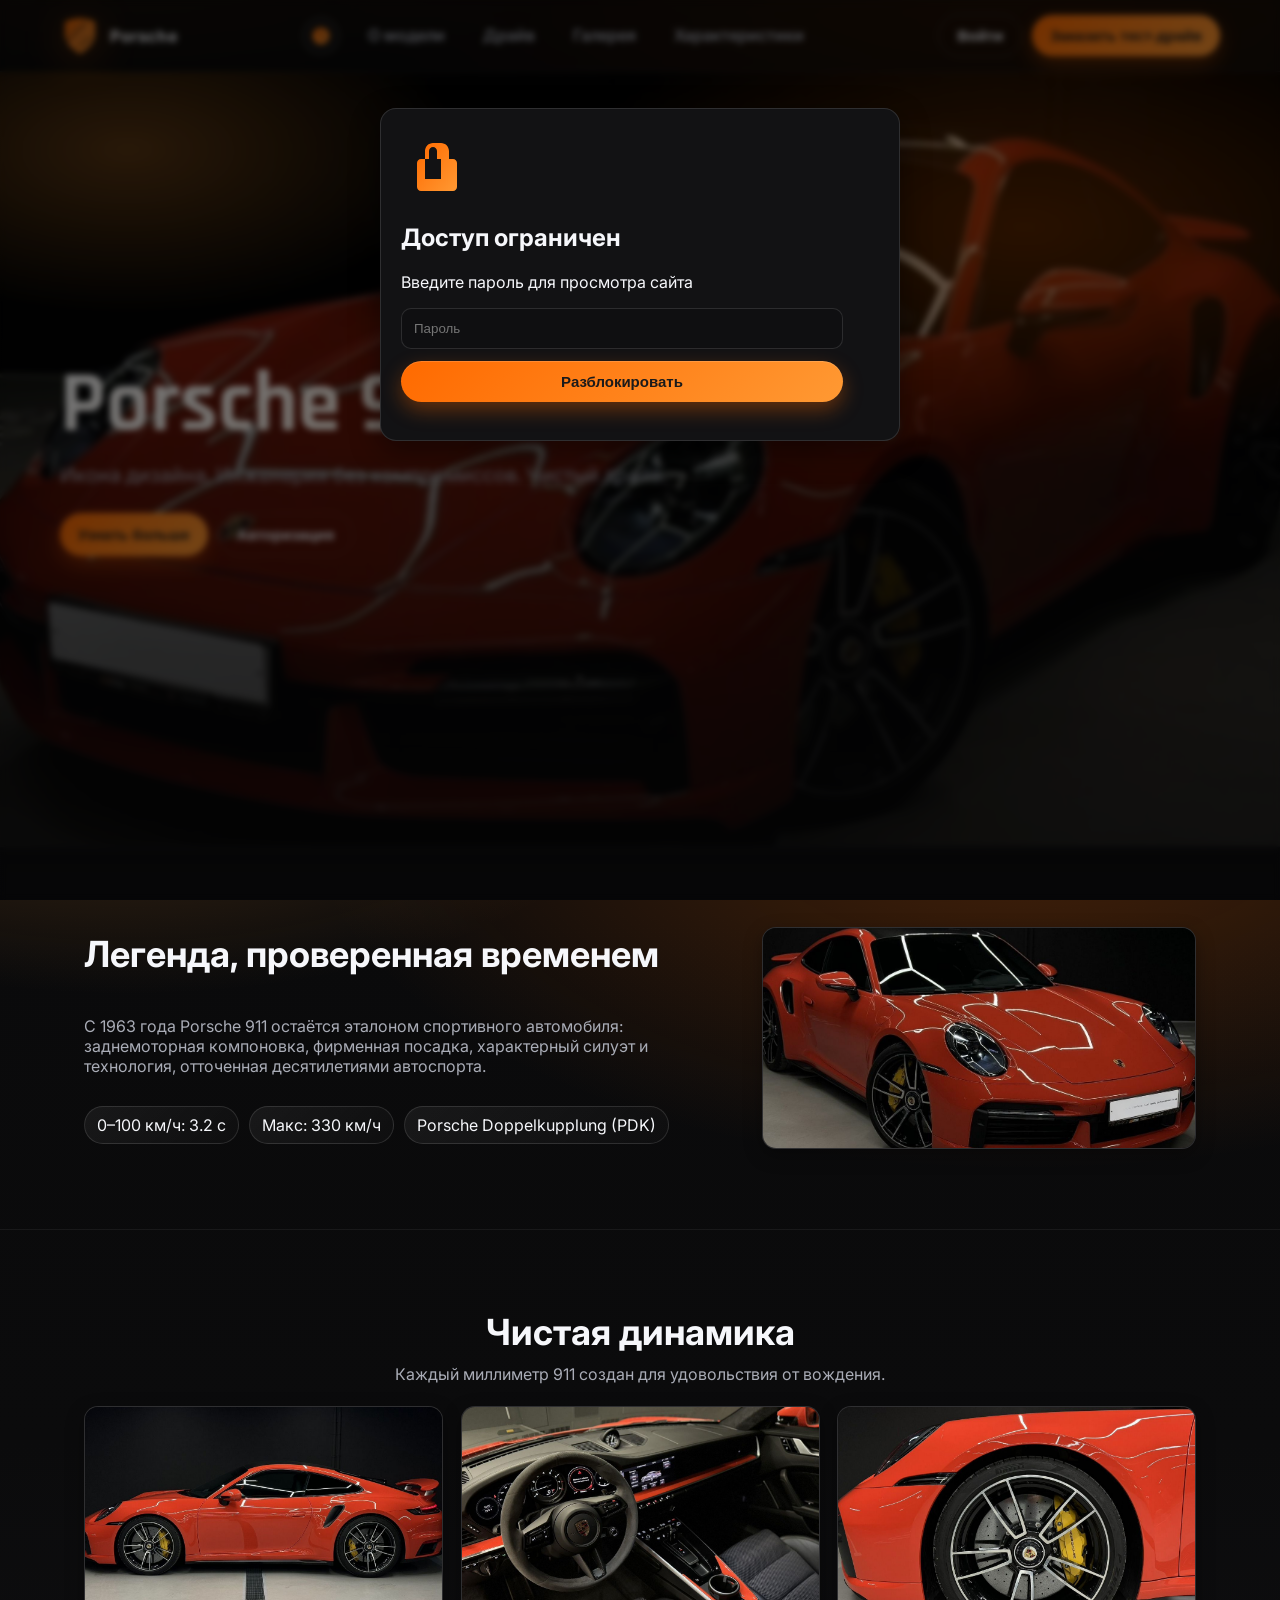
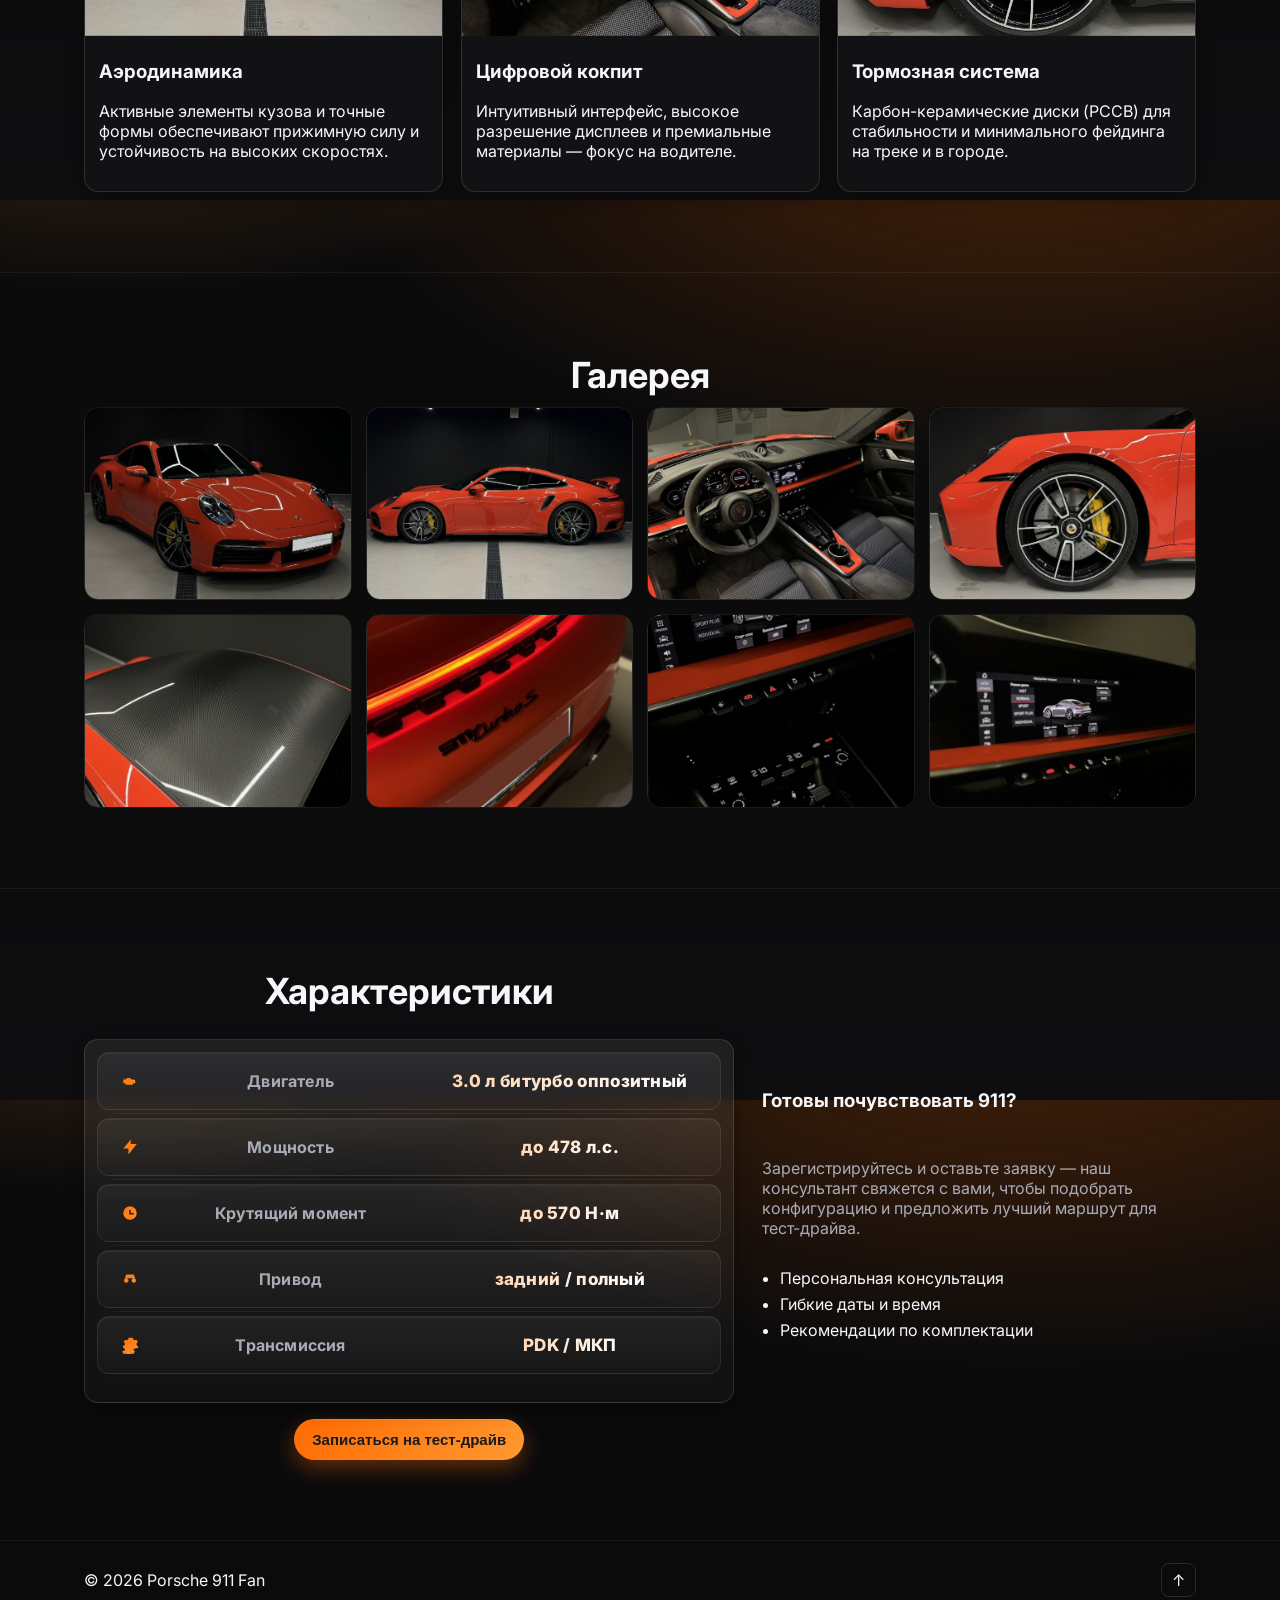
<file: html+css+js/index.html>
<!DOCTYPE html>
<html lang="ru">
<head>
  <meta charset="UTF-8" />
  <meta name="viewport" content="width=device-width, initial-scale=1" />
  <title>Porsche 911 — Легенда скорости</title>
  <meta name="description" content="Современный сайт про Porsche 911: история, дизайн, характеристики. Плавные анимации, параллакс, оранжевая палитра. Авторизация и регистрация." />
  <link rel="icon" href="img/icon.png" type="image/png" sizes="any" />
  <link rel="apple-touch-icon" href="img/icon.png" />
  <meta name="theme-color" content="#ff6a00" />
  <link rel="preconnect" href="https://fonts.googleapis.com">
  <link rel="preconnect" href="https://fonts.gstatic.com" crossorigin>
  <link href="https://fonts.googleapis.com/css2?family=Inter:wght@300;400;500;600;700;800&family=Rajdhani:wght@500;600;700&display=swap" rel="stylesheet">
  <link rel="stylesheet" href="styles.css" />

</head>
<body>
  <header class="nav" id="top">
    <div class="container nav__inner">
      <a href="#top" class="logo" aria-label="Porsche 911 — на главную">
        <svg class="logo__emblem" width="40" height="40" viewBox="0 0 64 64" aria-hidden="true">
          <defs>
            <linearGradient id="emg" x1="0" x2="1" y1="0" y2="1">
              <stop offset="0%" stop-color="#ff6a00"/>
              <stop offset="100%" stop-color="#ff9933"/>
            </linearGradient>
            <linearGradient id="glr" x1="0" x2="1" y1="0" y2="0">
              <stop offset="0%" stop-color="#ffffff00"/>
              <stop offset="50%" stop-color="#ffffff"/>
              <stop offset="100%" stop-color="#ffffff00"/>
            </linearGradient>
          </defs>
          <path d="M32 4c7.6 0 19.5 2.6 24 6v18c0 13.3-10.3 24.6-24 32-13.7-7.4-24-18.7-24-32V10c4.5-3.4 16.4-6 24-6z" fill="url(#emg)"/>
          <path d="M10 13.5c5.1-2.8 14.7-5 22-5s16.9 2.2 22 5v13.8c0 10.9-8.4 20.5-22 28-13.6-7.5-22-17.1-22-28V13.5z" fill="#0f0f11" opacity=".18"/>
          <path d="M8 44L42 10" stroke="#1a1a1b" stroke-opacity=".35" stroke-width="6"/>
          <path d="M14 50L48 16" stroke="#fff" stroke-opacity=".16" stroke-width="2"/>
          <path d="M40 36h10m-14 6h10m-18 6h10" stroke="#111" stroke-opacity=".35" stroke-width="4" stroke-linecap="round"/>
          <g class="glare-rot">
            <path d="M-24 32H88" stroke="url(#glr)" stroke-width="10" stroke-linecap="round" opacity=".55"/>
          </g>
        </svg>
        <span class="logo__text">Porsche</span>
      </a>

      <nav class="nav__menu" aria-label="Основная навигация">
        <a class="nav__icon" href="history.html" title="История 911" aria-label="История Porsche 911"></a>
        <a class="nav__link" href="#about">О модели</a>
        <a class="nav__link" href="#features">Драйв</a>
        <a class="nav__link" href="#gallery">Галерея</a>
        <a class="nav__link" href="#specs">Характеристики</a>
      </nav>

      <div class="nav__actions">
        <button class="btn btn--ghost" id="openAuth">Войти</button>
        <button class="btn btn--primary" data-scroll="#specs">Заказать тест-драйв</button>

        <div class="user" id="userMenu" hidden>
          <button class="user__chip" id="userChip" aria-haspopup="menu" aria-expanded="false">
            <span id="userInitials">U</span>
          </button>
          <div class="user__menu" role="menu" aria-label="Меню пользователя">
            <div class="user__name" id="userName">Пользователь</div>
            <button class="user__action" id="logoutBtn" role="menuitem">Выйти</button>
          </div>
        </div>
      </div>
    </div>
  </header>

  <section class="hero" aria-label="Героический экран">
    <div class="hero__bg" aria-hidden="true">
      <img src="img/hero.jpg" alt="Porsche 911" class="hero__image" id="heroParallax" />
      <div class="hero__gradient" aria-hidden="true"></div>
    </div>
    <div class="container hero__content">
      <h1 class="hero__title reveal">Porsche 911</h1>
      <p class="hero__subtitle reveal delay-1">Икона дизайна. Инженерия без компромиссов. Чистый драйв.</p>
      <div class="hero__cta reveal delay-2">
        <button class="btn btn--primary" data-scroll="#features">Узнать больше</button>
        <button class="btn btn--ghost" id="openAuthHero">Авторизация</button>
      </div>
    </div>
  </section>

  <section class="section section--about" id="about">
    <div class="container grid-2">
      <div class="stack reveal">
        <h2 class="section__title">Легенда, проверенная временем</h2>
        <p class="muted">С 1963 года Porsche 911 остаётся эталоном спортивного автомобиля: заднемоторная компоновка, фирменная посадка, характерный силуэт и технология, отточенная десятилетиями автоспорта.</p>
        <div class="badges">
          <span class="badge">0–100 км/ч: 3.2 с</span>
          <span class="badge">Макс: 330 км/ч</span>
          <span class="badge">Porsche Doppelkupplung (PDK)</span>
        </div>
      </div>
      <div class="card media reveal delay-1">
        <img src="img/p1.jpg" alt="Интерьер Porsche 911" />
      </div>
    </div>
  </section>

  <section class="section section--features" id="features">
    <div class="container">
      <h2 class="section__title center reveal">Чистая динамика</h2>
      <p class="section__subtitle center muted reveal delay-1">Каждый миллиметр 911 создан для удовольствия от вождения.</p>

      <div class="cards">
        <article class="card reveal">
          <img src="img/p2.jpg" alt="Аэродинамика Porsche 911" />
          <div class="card__body">
            <h3>Аэродинамика</h3>
            <p>Активные элементы кузова и точные формы обеспечивают прижимную силу и устойчивость на высоких скоростях.</p>
          </div>
        </article>
        <article class="card reveal delay-1">
          <img src="img/p3.jpg" alt="Тормоза Porsche 911" />
          <div class="card__body">
            <h3>Цифровой кокпит</h3>
            <p>Интуитивный интерфейс, высокое разрешение дисплеев и премиальные материалы — фокус на водителе.</p>
          </div>
        </article>
        <article class="card reveal delay-2">
          <img src="img/p4.jpg" alt="Салон Porsche 911" />
          <div class="card__body">
            <h3>Тормозная система</h3>
            <p>Карбон-керамические диски (PCCB) для стабильности и минимального фейдинга на треке и в городе.</p>
          </div>
        </article>
      </div>
    </div>
  </section>

  <section class="section section--gallery" id="gallery">
    <div class="container">
      <h2 class="section__title center reveal">Галерея</h2>
      <div class="masonry">
        <img class="reveal" src="img/p1.jpg" alt="Porsche 911 вид 1" />
        <img class="reveal delay-1" src="img/p2.jpg" alt="Porsche 911 вид 2" />
        <img class="reveal delay-2" src="img/p3.jpg" alt="Porsche 911 вид 3" />
        <img class="reveal" src="img/p4.jpg" alt="Porsche 911 вид 4" />
        <img class="reveal delay-1" src="img/p5.jpg" alt="Porsche 911 вид 5" />
        <img class="reveal delay-2" src="img/p6.jpg" alt="Porsche 911 вид 6" />
        <img class="reveal" src="img/p7.jpg" alt="Porsche 911 вид 7" />
        <img class="reveal delay-1" src="img/p8.jpg" alt="Porsche 911 вид 8" />
      </div>
    </div>
  </section>

  <section class="section section--specs" id="specs">
    <div class="container grid-2">
      <div class="stack reveal specs-block">
        <h2 class="section__title center">Характеристики</h2>
        <div class="card card--glass">
          <ul class="specs">
            <li data-icon="engine"><span>Двигатель</span><strong>3.0 л битурбо оппозитный</strong></li>
            <li data-icon="power"><span>Мощность</span><strong>до 478 л.с.</strong></li>
            <li data-icon="torque"><span>Крутящий момент</span><strong>до 570 Н·м</strong></li>
            <li data-icon="drive"><span>Привод</span><strong>задний / полный</strong></li>
            <li data-icon="gear"><span>Трансмиссия</span><strong>PDK / МКП</strong></li>
          </ul>
        </div>
        <button class="btn btn--primary" id="ctaTest">Записаться на тест-драйв</button>
      </div>

      <div class="stack reveal delay-1">
        <h3 class="section__subtitle">Готовы почувствовать 911?</h3>
        <p class="muted">Зарегистрируйтесь и оставьте заявку — наш консультант свяжется с вами, чтобы подобрать конфигурацию и предложить лучший маршрут для тест-драйва.</p>
        <ul class="bullets">
          <li>Персональная консультация</li>
          <li>Гибкие даты и время</li>
          <li>Рекомендации по комплектации</li>
        </ul>
      </div>
    </div>
  </section>

  <footer class="footer">
    <div class="container footer__inner">
      <span>© <span id="year"></span> Porsche 911 Fan</span>
      <a href="#top" class="to-top" aria-label="Наверх">↑</a>
    </div>
  </footer>

  <div class="modal" id="authModal" aria-hidden="true" aria-labelledby="authTitle" role="dialog">
    <div class="modal__backdrop" data-close></div>
    <div class="modal__dialog" role="document">
      <button class="modal__close" aria-label="Закрыть" data-close>×</button>
      <div class="tabs" role="tablist" aria-label="Авторизация">
        <button class="tab is-active" role="tab" aria-selected="true" data-tab="login">Войти</button>
        <button class="tab" role="tab" aria-selected="false" data-tab="register">Регистрация</button>
      </div>

      <div class="tabpanels">
        <form class="panel is-active" id="loginForm" data-panel="login" novalidate>
          <h3 id="authTitle">Вход</h3>
          <label>
            Email
            <input type="email" name="email" autocomplete="email" required />
          </label>
          <label>
            Пароль
            <input type="password" name="password" autocomplete="current-password" required minlength="6" />
          </label>
          <button class="btn btn--primary" type="submit">Войти</button>
          <p class="form__error" id="loginError" role="alert" aria-live="polite"></p>
        </form>

        <form class="panel" id="registerForm" data-panel="register" novalidate>
          <h3>Регистрация</h3>
          <label>
            Имя
            <input type="text" name="name" autocomplete="name" required />
          </label>
          <label>
            Email
            <input type="email" name="email" autocomplete="email" required />
          </label>
          <label>
            Пароль
            <input type="password" name="password" autocomplete="new-password" required minlength="6" />
          </label>
          <button class="btn btn--primary" type="submit">Создать аккаунт</button>
          <p class="form__error" id="registerError" role="alert" aria-live="polite"></p>
        </form>
      </div>
    </div>
  </div>

  <div id="toast" class="toast" role="status" aria-live="polite" aria-atomic="true"></div>

  <div class="modal site-lock" id="siteLockModal" aria-hidden="false" role="dialog">
    <div class="modal__backdrop"></div>
    <div class="modal__dialog" role="document">
      <div class="lock-content">
        <svg class="lock-icon" width="64" height="64" viewBox="0 0 64 64" aria-hidden="true">
          <defs>
            <linearGradient id="lockGrad" x1="0" x2="1" y1="0" y2="1">
              <stop offset="0%" stop-color="#ff6a00"/>
              <stop offset="100%" stop-color="#ff9933"/>
            </linearGradient>
          </defs>
          <path d="M32 8c-4.4 0-8 3.6-8 8v8h-4c-2.2 0-4 1.8-4 4v24c0 2.2 1.8 4 4 4h32c2.2 0 4-1.8 4-4V28c0-2.2-1.8-4-4-4h-4v-8c0-4.4-3.6-8-8-8zm0 4c2.2 0 4 1.8 4 4v8h-8v-8c0-2.2 1.8-4 4-4zm-8 12h16v20H24V24z" fill="url(#lockGrad)"/>
        </svg>
        <h2 class="lock-title">Доступ ограничен</h2>
        <p class="lock-subtitle">Введите пароль для просмотра сайта</p>
        <form id="lockForm" class="lock-form">
          <input type="password" id="lockPassword" placeholder="Пароль" required autofocus />
          <button type="submit" class="btn btn--primary">Разблокировать</button>
        </form>
        <p class="lock-error" id="lockError"></p>
      </div>
    </div>
  </div>

  <script src="app.js"></script>
</body>
</html>
</file>
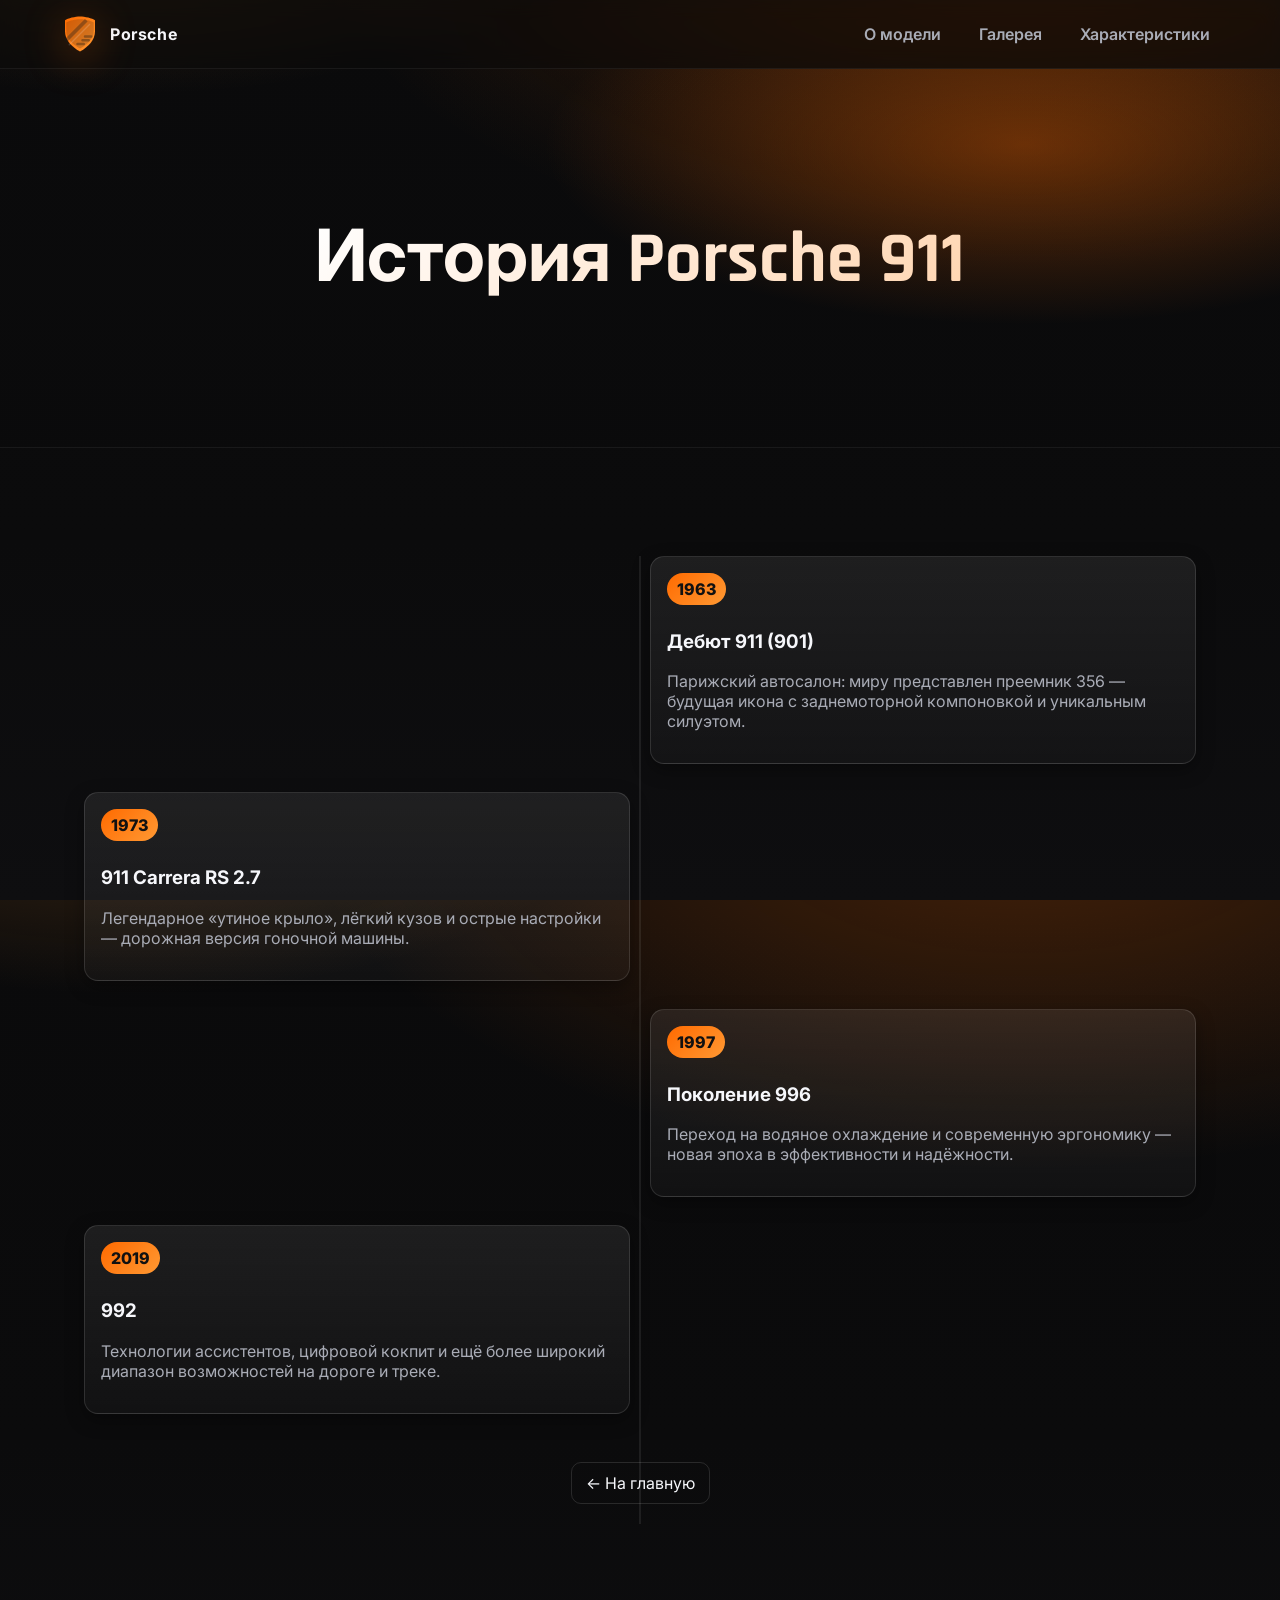
<file: html+css+js/history.html>
<!DOCTYPE html>
<html lang="ru">
<head>
  <meta charset="UTF-8" />
  <meta name="viewport" content="width=device-width, initial-scale=1" />
  <title>Porsche 911 — История</title>
  <link rel="icon" href="img/icon.png" type="image/png" sizes="any" />
  <link rel="apple-touch-icon" href="img/icon.png" />
  <meta name="theme-color" content="#ff6a00" />
  <link rel="preconnect" href="https://fonts.googleapis.com">
  <link rel="preconnect" href="https://fonts.gstatic.com" crossorigin>
  <link href="https://fonts.googleapis.com/css2?family=Inter:wght@300;400;500;600;700;800&family=Rajdhani:wght@500;600;700&display=swap" rel="stylesheet">
  <link rel="stylesheet" href="styles.css" />
  <style>
    .history-hero{position:relative;min-height:42vh;display:grid;align-items:center;justify-items:center;padding:60px 0}
    .history-hero::before{content:"";position:absolute;inset:0;background:
      radial-gradient(800px 300px at 80% 20%, rgba(255,106,0,.35), transparent 60%),
      linear-gradient(180deg, rgba(10,10,11,.05), rgba(10,10,11,.8));
      pointer-events:none}
    .history-hero h1{position:relative;margin:0;font-family:Rajdhani, Inter, sans-serif;font-size: clamp(42px,6vw,72px);
      background:linear-gradient(135deg,#fff,var(--accent-3));-webkit-background-clip:text;background-clip:text;color:transparent}
    .timeline{position:relative;}
    .timeline::before{content:"";position:absolute;left:calc(50% - 1px);top:0;bottom:0;width:2px;background:rgba(255,255,255,.08)}
    .milestone{display:grid;grid-template-columns:1fr 1fr;gap:20px;align-items:center;margin:28px 0}
    .milestone:nth-child(even) .milestone__card{grid-column:1}
    .milestone__card{background:linear-gradient(180deg, rgba(255,255,255,.08), rgba(255,255,255,.03));border:1px solid var(--stroke);border-radius:14px;padding:16px;box-shadow:var(--shadow-md)}
    .milestone__year{display:inline-block;background:linear-gradient(135deg, var(--accent), var(--accent-2));color:#111;padding:6px 10px;border-radius:999px;font-weight:800;margin-bottom:6px}
    .backbar{display:flex;justify-content:center;padding:20px 0}
    .backbar a{color:var(--text);text-decoration:none;border:1px solid var(--stroke);padding:10px 14px;border-radius:10px}
    .backbar a:hover{background:rgba(255,255,255,.06)}
    @media (max-width: 980px){
      .milestone{grid-template-columns:1fr}
      .timeline::before{left:22px}
    }
  </style>
</head>
<body>
  <header class="nav">
    <div class="container nav__inner">
      <a href="index.html" class="logo" aria-label="На главную">
        <svg class="logo__emblem" width="40" height="40" viewBox="0 0 64 64" aria-hidden="true">
          <defs>
            <linearGradient id="emg" x1="0" x2="1" y1="0" y2="1">
              <stop offset="0%" stop-color="#ff6a00"/>
              <stop offset="100%" stop-color="#ff9933"/>
            </linearGradient>
            <linearGradient id="glr" x1="0" x2="1" y1="0" y2="0">
              <stop offset="0%" stop-color="#ffffff00"/>
              <stop offset="50%" stop-color="#ffffff"/>
              <stop offset="100%" stop-color="#ffffff00"/>
            </linearGradient>
          </defs>
          <path d="M32 4c7.6 0 19.5 2.6 24 6v18c0 13.3-10.3 24.6-24 32-13.7-7.4-24-18.7-24-32V10c4.5-3.4 16.4-6 24-6z" fill="url(#emg)"/>
          <path d="M10 13.5c5.1-2.8 14.7-5 22-5s16.9 2.2 22 5v13.8c0 10.9-8.4 20.5-22 28-13.6-7.5-22-17.1-22-28V13.5z" fill="#0f0f11" opacity=".18"/>
          <path d="M8 44L42 10" stroke="#1a1a1b" stroke-opacity=".35" stroke-width="6"/>
          <path d="M14 50L48 16" stroke="#fff" stroke-opacity=".16" stroke-width="2"/>
          <path d="M40 36h10m-14 6h10m-18 6h10" stroke="#111" stroke-opacity=".35" stroke-width="4" stroke-linecap="round"/>
          <g class="glare-rot">
            <path d="M-24 32H88" stroke="url(#glr)" stroke-width="10" stroke-linecap="round" opacity=".55"/>
          </g>
        </svg>
        <span class="logo__text">Porsche</span>
      </a>
      <nav class="nav__menu" aria-label="Навигация">
        <a class="nav__link" href="index.html#about">О модели</a>
        <a class="nav__link" href="index.html#gallery">Галерея</a>
        <a class="nav__link" href="index.html#specs">Характеристики</a>
      </nav>
    </div>
  </header>

  <section class="history-hero">
    <h1>История Porsche 911</h1>
  </section>

  <section class="section">
    <div class="container timeline">
      <div class="milestone">
        <div></div>
        <div class="milestone__card">
          <span class="milestone__year">1963</span>
          <h3>Дебют 911 (901)</h3>
          <p class="muted">Парижский автосалон: миру представлен преемник 356 — будущая икона с заднемоторной компоновкой и уникальным силуэтом.</p>
        </div>
      </div>
      <div class="milestone">
        <div class="milestone__card">
          <span class="milestone__year">1973</span>
          <h3>911 Carrera RS 2.7</h3>
          <p class="muted">Легендарное «утиное крыло», лёгкий кузов и острые настройки — дорожная версия гоночной машины.</p>
        </div>
        <div></div>
      </div>
      <div class="milestone">
        <div></div>
        <div class="milestone__card">
          <span class="milestone__year">1997</span>
          <h3>Поколение 996</h3>
          <p class="muted">Переход на водяное охлаждение и современную эргономику — новая эпоха в эффективности и надёжности.</p>
        </div>
      </div>
      <div class="milestone">
        <div class="milestone__card">
          <span class="milestone__year">2019</span>
          <h3>992</h3>
          <p class="muted">Технологии ассистентов, цифровой кокпит и ещё более широкий диапазон возможностей на дороге и треке.</p>
        </div>
        <div></div>
      </div>
      <div class="backbar">
        <a href="index.html">← На главную</a>
      </div>
    </div>
  </section>

</body>
</html>
</file>
<file: html+css+js/styles.css>
:root{
  --bg: #0b0b0c;
  --bg-elev: #121214;
  --text: #f6f7fb;
  --muted: #a9acb6;
  --accent: #ff6a00;
  --accent-2: #ff9933;
  --accent-3: #ffd5b0;
  --glass: rgba(255,255,255,0.08);
  --stroke: rgba(255,255,255,0.12);
  --radius: 14px;
  --shadow-xl: 0 10px 30px rgba(0,0,0,0.45);
  --shadow-md: 0 6px 18px rgba(0,0,0,0.35);
  --container: 1160px;
}

*{box-sizing:border-box}
html,body{height:100%}
html{scroll-behavior:smooth}
body{
  margin:0;
  font-family: Inter, system-ui, -apple-system, Segoe UI, Roboto, Arial, sans-serif;
  color:var(--text);
  background:
    radial-gradient(1200px 600px at 80% -10%, rgba(255,106,0,0.25), transparent 60%),
    radial-gradient(1000px 500px at 10% -20%, rgba(255,153,51,0.25), transparent 55%),
    linear-gradient(180deg, #0a0a0b 0%, #0b0b0c 60%, #0e0e10 100%);
}

.container{width:100%;max-width:var(--container);margin:0 auto;padding:0 24px}

.btn{
  appearance:none;border:none;cursor:pointer;outline:none;
  font-weight:600;border-radius:999px;padding:12px 18px;font-size:15px;
  transition:transform .2s ease, box-shadow .2s ease, background .2s ease;
}
.btn--primary{
  color:#1a1a1b;background:linear-gradient(135deg, var(--accent), var(--accent-2));
  box-shadow:0 8px 20px rgba(255,106,0,.35), inset 0 1px 0 rgba(255,255,255,.15);
}
.btn--primary:hover{transform:translateY(-1px);box-shadow:0 10px 26px rgba(255,106,0,.45)}
.btn--ghost{
  color:var(--text);background:transparent;border:1px solid var(--stroke)
}
.btn--ghost:hover{background:rgba(255,255,255,0.06)}

.nav{
  position:sticky;top:0;z-index:50;background:rgba(10,10,11,0.6);backdrop-filter:saturate(140%) blur(10px);
  border-bottom:1px solid rgba(255,255,255,0.06);
}
.nav__inner{display:flex;align-items:center;justify-content:space-between;padding:14px 0}
.logo{display:flex;align-items:center;gap:10px;text-decoration:none;color:var(--text)}
.logo__mark{filter:drop-shadow(0 6px 16px rgba(255,106,0,.35));border-radius:999px}
.logo__emblem{filter:drop-shadow(0 8px 20px rgba(255,106,0,.35))}

.glare-rot{transform-origin:32px 32px;animation:glr 4.5s linear infinite}
@keyframes glr{from{transform:rotate(0deg)} to{transform:rotate(360deg)}}
.logo__badge{font-family:Rajdhani, Inter, sans-serif;font-weight:800;background:linear-gradient(135deg, var(--accent), var(--accent-2));color:#111;padding:6px 10px;border-radius:10px}
.logo__text{font-weight:700;letter-spacing:.6px}
.nav__menu{display:flex;gap:18px}
.nav__icon{width:38px;height:38px;border-radius:999px;display:inline-block;border:1px solid var(--stroke);background:rgba(255,255,255,.04);
  position:relative;overflow:hidden}
.nav__icon::before{content:"";position:absolute;inset:0;margin:6px;border-radius:999px;background:linear-gradient(135deg, var(--accent), var(--accent-2));
  mask-image:url('data:image/svg+xml;utf8,<svg xmlns="http://www.w3.org/2000/svg" viewBox="0 0 24 24" fill="%23000"><path d="M12 2a10 10 0 100 20 10 10 0 000-20zm1 5v5.26l4 2.31-.98 1.71L11 13V7h2z"/></svg>');
  -webkit-mask-image:url('data:image/svg+xml;utf8,<svg xmlns="http://www.w3.org/2000/svg" viewBox="0 0 24 24" fill="%23000"><path d="M12 2a10 10 0 100 20 10 10 0 000-20zm1 5v5.26l4 2.31-.98 1.71L11 13V7h2z"/></svg>');
  mask-size:20px 20px;mask-repeat:no-repeat;mask-position:center;
  -webkit-mask-size:20px 20px;-webkit-mask-repeat:no-repeat;-webkit-mask-position:center}
.nav__icon:hover{background:rgba(255,255,255,.08)}
.nav__link{color:var(--muted);text-decoration:none;font-weight:600;padding:8px 10px;border-radius:8px}
.nav__link:hover{color:var(--text);background:rgba(255,255,255,.06)}
.nav__actions{display:flex;align-items:center;gap:10px}

.user{position:relative}
.user__chip{display:inline-flex;align-items:center;justify-content:center;width:40px;height:40px;border-radius:999px;background:linear-gradient(135deg, var(--accent), var(--accent-2));border:none;font-weight:800;color:#1a1a1b}
.user__menu{position:absolute;right:0;top:52px;background:var(--bg-elev);border:1px solid var(--stroke);border-radius:12px;box-shadow:var(--shadow-xl);padding:10px;min-width:200px;display:none}
.user__menu.show{display:block}
.user__name{padding:8px 10px;color:var(--text);font-weight:600}
.user__action{width:100%;text-align:left;border:none;background:transparent;color:var(--text);padding:10px;border-radius:8px}
.user__action:hover{background:rgba(255,255,255,.06)}

.hero{position:relative;min-height:86vh;display:grid;align-items:center}
.hero__bg{position:absolute;inset:0;overflow:hidden}
.hero__image{position:absolute;inset:0;width:100%;height:100%;object-fit:cover;transform:scale(1.08);filter:contrast(1.05) saturate(1.15)}
.hero__gradient{position:absolute;inset:0;background:
  radial-gradient(800px 400px at 80% 20%, rgba(255,106,0,.35), transparent 60%),
  radial-gradient(600px 300px at 10% 10%, rgba(255,153,51,.35), transparent 55%),
  linear-gradient(180deg, rgba(10,10,11,.1), rgba(10,10,11,.75));
}
.hero__content{position:relative;padding:80px 0}
.hero__title{font-family:Rajdhani, Inter, sans-serif;font-size: clamp(42px, 8vw, 86px);line-height:1.02;margin:0 0 14px;background:linear-gradient(135deg, #fff, var(--accent-3));-webkit-background-clip:text;background-clip:text;color:transparent}
.hero__subtitle{margin:0 0 26px;color:var(--muted);font-size: clamp(16px, 2.2vw, 20px)}
.hero__cta{display:flex;gap:10px;flex-wrap:wrap}

.section{padding:80px 0;border-top:1px solid rgba(255,255,255,0.06)}
.section__title{font-size: clamp(26px, 3.2vw, 36px);margin:0 0 10px}
.section__subtitle{margin:0 0 16px}
.center{text-align:center}
.muted{color:var(--muted)}
.grid-2{display:grid;grid-template-columns:1.2fr .8fr;gap:28px;align-items:center}
.stack{display:flex;flex-direction:column;gap:14px}
.badges{display:flex;gap:10px;flex-wrap:wrap}
.badge{background:linear-gradient(135deg, rgba(255,255,255,.06), rgba(255,255,255,.02));border:1px solid var(--stroke);padding:8px 12px;border-radius:999px;color:var(--text)}

.cards{display:grid;grid-template-columns:repeat(3,1fr);gap:18px;margin-top:22px}
.card{background:var(--bg-elev);border:1px solid var(--stroke);border-radius:var(--radius);overflow:hidden;box-shadow:var(--shadow-md);
  transition: transform .35s ease, box-shadow .35s ease;
  position:relative;will-change:transform}
.card::after{content:"";position:absolute;inset:0;background:linear-gradient(110deg, rgba(255,255,255,0) 0%, rgba(255,255,255,.08) 40%, rgba(255,255,255,0) 60%);transform:translateX(-120%);transition:transform .8s ease;pointer-events:none}
.card:hover{transform:translateY(-3px);box-shadow:0 14px 34px rgba(0,0,0,.45)}
.card:hover::after{transform:translateX(120%)}
.card img{width:100%;height:220px;object-fit:cover;display:block;transition:transform .6s cubic-bezier(.2,.8,.2,1), filter .4s ease}
.card:hover img{transform:scale(1.06)}
.card__body{padding:14px}
.card--glass{background:linear-gradient(180deg, rgba(255,255,255,.08), rgba(255,255,255,.03));backdrop-filter: blur(8px)}

.specs-block{gap:16px}
.specs-block .card--glass{padding:12px}
.specs-block #ctaTest{align-self:center}

.section--specs .card--glass{display:flex;flex-direction:column;gap:14px}
.section--specs .card--glass .section__title{text-align:center}
.section--specs .card--glass #ctaTest{align-self:center}

.masonry{display:grid;grid-template-columns:repeat(auto-fit, minmax(260px, 1fr));gap:14px}
.masonry img{width:100%;height:auto;display:block;border-radius:14px;border:1px solid var(--stroke);box-shadow:var(--shadow-md);
  transition:box-shadow .35s ease, filter .35s ease;clip-path:inset(0 round 14px)}
.masonry img:hover{box-shadow:0 14px 34px rgba(0,0,0,.45)}

.card.reveal.in img{animation:kb 10s ease-out both}
.masonry img.reveal.in{animation:none}
@keyframes kb{from{transform:scale(1.02) translateY(6px)} to{transform:scale(1.08) translateY(0)}}

.specs{list-style:none;padding:0;margin:0 0 16px;display:grid;gap:8px}
.specs li{
  position:relative;
  display:grid;grid-template-columns:28px 1fr 1fr;justify-items:center;align-items:center;column-gap:14px;
  padding:16px 18px;border-radius:12px;
  background:linear-gradient(180deg, rgba(255,255,255,.06), rgba(255,255,255,.02));
  border:1px solid rgba(255,255,255,.08);
  box-shadow: inset 0 1px 0 rgba(255,255,255,.06);
  text-align:center;
}
.specs li::after{
  content:"";position:absolute;left:16px;right:16px;bottom:-5px;height:1px;background:rgba(255,255,255,.06);
}
.specs li:last-child::after{display:none}
.specs li::before{
  content:"";width:24px;height:24px;border-radius:6px;justify-self:center;
  background:linear-gradient(135deg, var(--accent), var(--accent-2));
  mask-size:18px 18px;mask-position:center;mask-repeat:no-repeat;
  -webkit-mask-size:18px 18px;-webkit-mask-position:center;-webkit-mask-repeat:no-repeat;
}
.specs li[data-icon="engine"]::before{mask-image:url('data:image/svg+xml;utf8,<svg xmlns="http://www.w3.org/2000/svg" viewBox="0 0 24 24" fill="%23000"><path d="M3 10h3l2-2h4l2 2h3a2 2 0 0 1 2 2v3h-3v2H6v-2H3v-5a2 2 0 0 1 2-2z"/></svg>')}
.specs li[data-icon="power"]::before{mask-image:url('data:image/svg+xml;utf8,<svg xmlns="http://www.w3.org/2000/svg" viewBox="0 0 24 24" fill="%23000"><path d="M13 2L3 14h7v8l11-14h-8z"/></svg>')}
.specs li[data-icon="torque"]::before{mask-image:url('data:image/svg+xml;utf8,<svg xmlns="http://www.w3.org/2000/svg" viewBox="0 0 24 24" fill="%23000"><path d="M12 3a9 9 0 100 18 9 9 0 000-18zm1 5v4h4v2h-6V8h2z"/></svg>')}
.specs li[data-icon="drive"]::before{mask-image:url('data:image/svg+xml;utf8,<svg xmlns="http://www.w3.org/2000/svg" viewBox="0 0 24 24" fill="%23000"><path d="M7 17a3 3 0 110-6 3 3 0 010 6zm10 0a3 3 0 110-6 3 3 0 010 6zM5 11l2-5h10l2 5H5z"/></svg>')}
.specs li[data-icon="gear"]::before{mask-image:url('data:image/svg+xml;utf8,<svg xmlns="http://www.w3.org/2000/svg" viewBox="0 0 24 24" fill="%23000"><path d="M12 8a4 4 0 100 8 4 4 0 000-8zm8.94 3a7.94 7.94 0 00-.4-1.02l2.02-1.56-2-3.46-2.4.7a8.03 8.03 0 00-1.76-1.02l-.36-2.46H9.96l-.36 2.46c-.62.24-1.2.56-1.76 1.02l-2.4-.7-2 3.46 2.02 1.56c-.18.66-.32 1.34-.4 2.04l-2.22.86V16l2.22.86c.08.7.22 1.38.4 2.04L1.44 20.46l2 3.46 2.4-.7c.56.46 1.14.78 1.76 1.02l.36 2.46h4.16l.36-2.46c.62-.24 1.2-.56 1.76-1.02l2.4.7 2-3.46-2.02-1.56c.18-.66.32-1.34.4-2.04L22.78 16v-2.28L20.94 13z"/></svg>')}
.specs li span{color:var(--muted);font-weight:700;letter-spacing:.2px}
.specs li strong{font-weight:800;letter-spacing:.3px;color:var(--text);font-size:17px;
  background:linear-gradient(135deg, var(--accent-3), #ffffff);
  -webkit-background-clip:text;background-clip:text;color:transparent;
}
.specs li:hover{border-color:rgba(255,255,255,.16);transform:translateY(-1px);transition:all .2s ease}
.bullets{margin:0;padding-left:18px;display:grid;gap:6px}

.footer{padding:22px 0;border-top:1px solid rgba(255,255,255,0.06)}
.footer__inner{display:flex;align-items:center;justify-content:space-between}
.to-top{color:var(--text);text-decoration:none;border:1px solid var(--stroke);padding:6px 10px;border-radius:8px}
.to-top:hover{background:rgba(255,255,255,.06)}

.modal{position:fixed;inset:0;display:none;z-index:1000}
.modal.show{display:block}
.modal__backdrop{position:absolute;inset:0;background:rgba(0,0,0,.55);backdrop-filter: blur(3px)}
.modal__dialog{position:relative;z-index:2;max-width:520px;margin:12vh auto 8vh;background:var(--bg-elev);border:1px solid var(--stroke);border-radius:16px;box-shadow:var(--shadow-xl);padding:26px 56px 22px 20px;max-height:86vh;overflow:auto}
.modal__close{position:absolute;top:10px;right:12px;border:none;background:transparent;color:var(--text);font-size:24px;cursor:pointer}

.tabs{display:flex;gap:8px;padding:8px;background:rgba(255,255,255,.04);border:1px solid var(--stroke);border-radius:12px;margin:4px 0 12px;flex-wrap:nowrap}
.tab{flex:1 1 50%;min-width:0;border:none;background:transparent;color:var(--muted);padding:12px;border-radius:10px;font-weight:700;cursor:pointer}
.tab.is-active{color:#111;background:linear-gradient(135deg, var(--accent), var(--accent-2))}
.tabpanels{padding:4px;margin-top:4px}

form{display:grid;gap:12px}
label{display:grid;gap:6px;color:var(--muted);font-weight:600}
input{width:100%;background:#0f0f11;color:var(--text);border:1px solid var(--stroke);border-radius:10px;padding:12px}
.form__error{min-height:18px;color:#ffb3b3}

.modal .btn{width:100%}

.toast{position:fixed;left:50%;bottom:28px;transform:translateX(-50%) translateY(20px);min-width:260px;max-width:90vw;padding:12px 16px;border-radius:12px;color:#111;
  background:linear-gradient(135deg, var(--accent), var(--accent-2));box-shadow:0 14px 34px rgba(0,0,0,.45);opacity:0;pointer-events:none;z-index:1100;
  font-weight:700;text-align:center}
.toast.show{opacity:1;transform:translateX(-50%) translateY(0);transition:opacity .25s ease, transform .25s ease}

.reveal{opacity:0;transform:translateY(14px);transition:opacity .7s ease, transform .7s ease}
.reveal.in{opacity:1;transform:none}
.delay-1{transition-delay:.15s}
.delay-2{transition-delay:.3s}

@media (max-width: 980px){
  .grid-2{grid-template-columns:1fr}
  .cards{grid-template-columns:1fr 1fr}
  .masonry{grid-template-columns:repeat(2, 1fr)}
}
@media (max-width: 640px){
  .nav__menu{display:none}
  .cards{grid-template-columns:1fr}
  .hero{min-height:80vh}
  .specs li{grid-template-columns:28px 1fr;justify-items:start;text-align:left}
  .specs li::after{left:52px}
  .modal__dialog{margin:10vh 12px 6vh;padding-right:48px}
  .masonry{grid-template-columns:1fr}
  .slide img{max-height:50vh}
}
</file>
